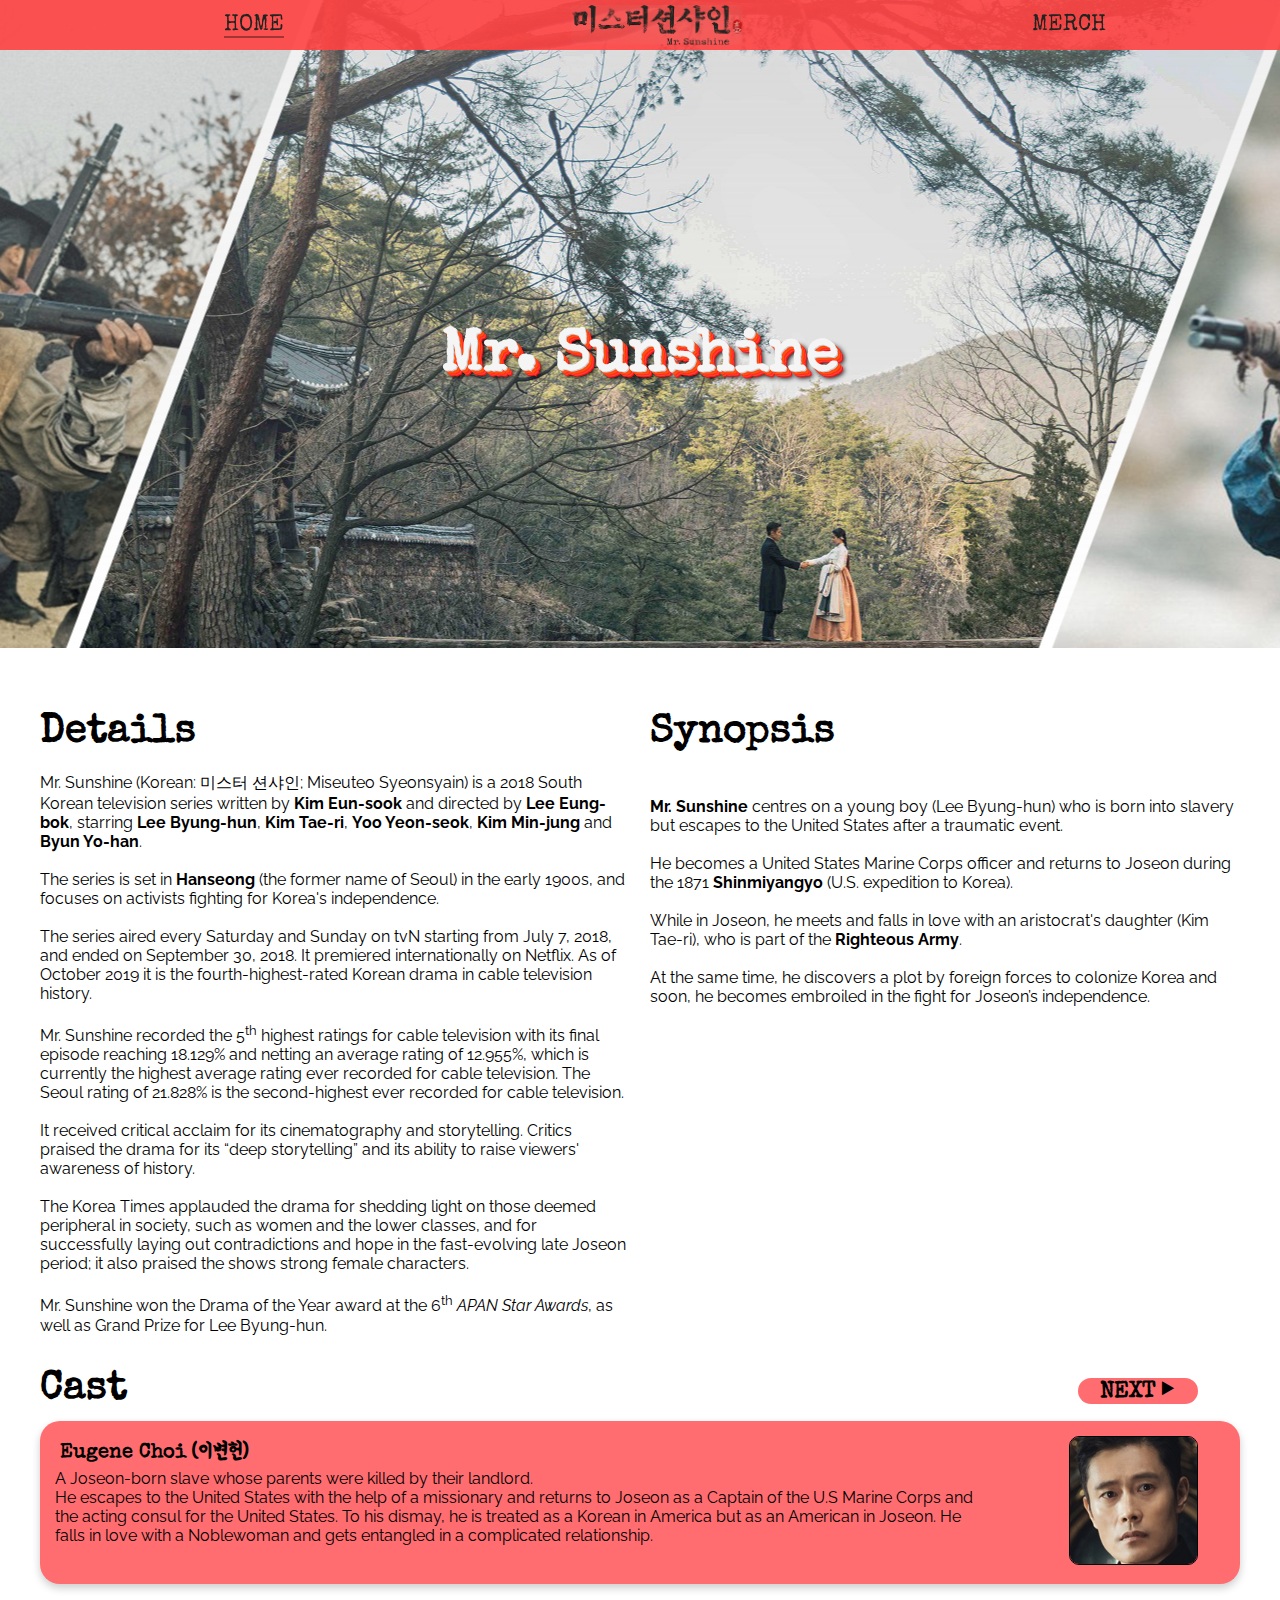
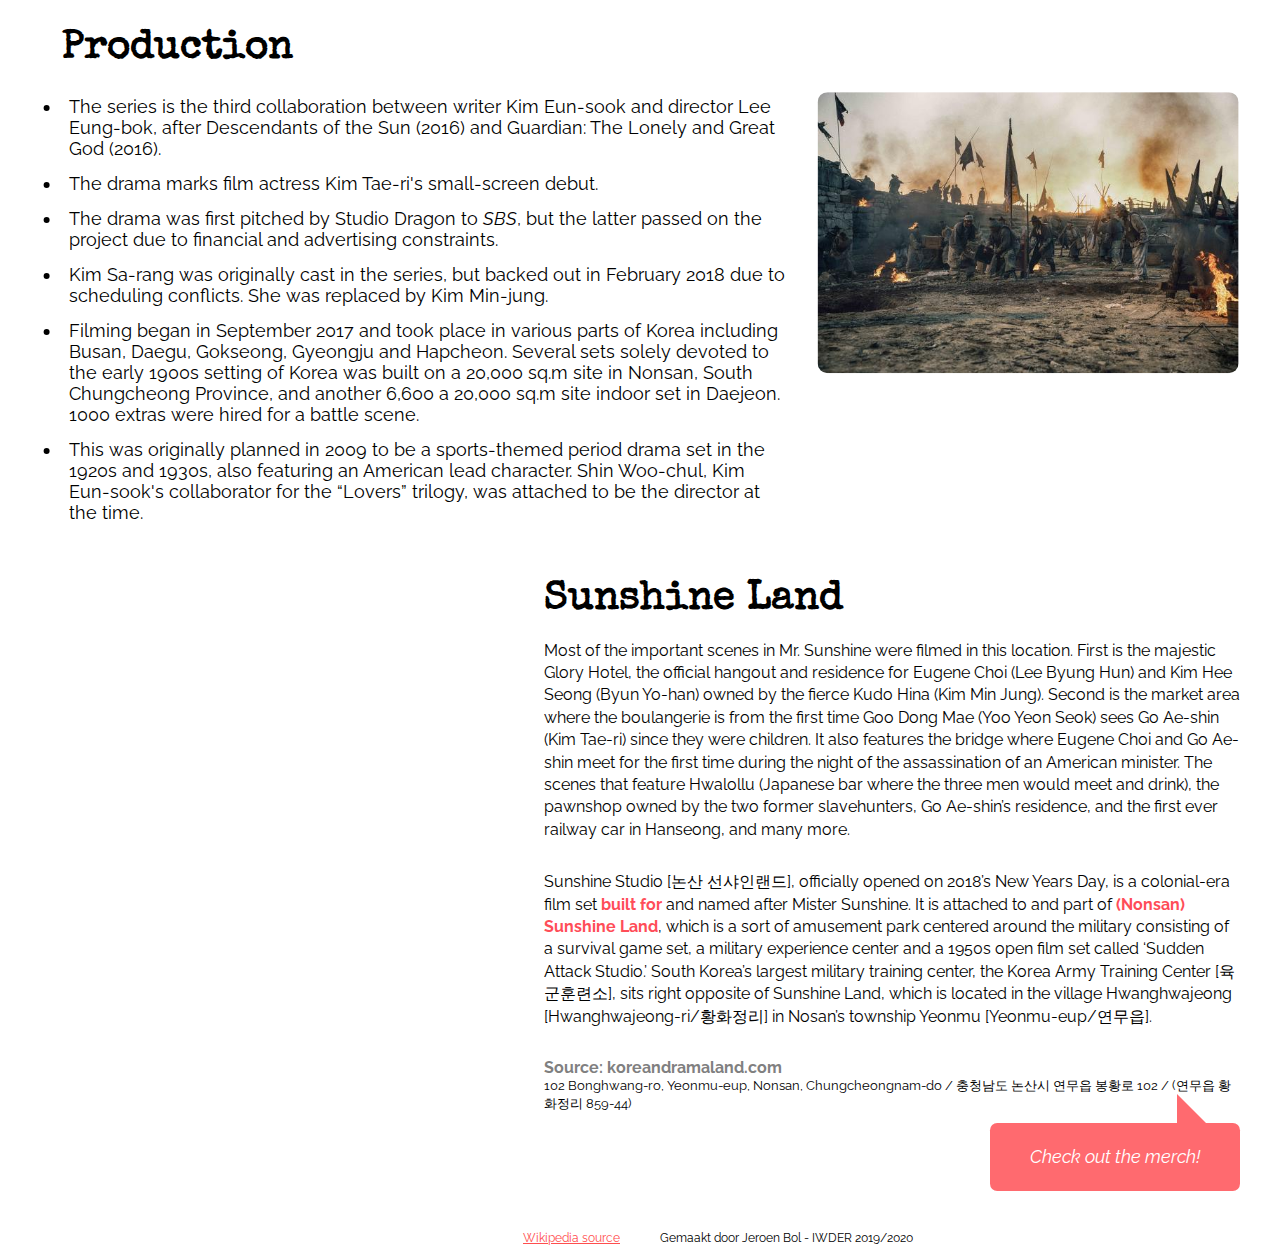
<file: index.html>
<!DOCTYPE html>
<html lang="en" dir="ltr">
  <head>
    <meta charset="utf-8">
    <meta name="viewport" content="width=device-width, initial-scale=1.0">
    <meta http-equiv="X-UA-Compatible" content="ie=edge">
    <link href="https://fonts.googleapis.com/css?family=Raleway&display=swap" rel="stylesheet">
    <link href="https://fonts.googleapis.com/css?family=Special+Elite&display=swap" rel="stylesheet">
    <link href="https://fonts.googleapis.com/css?family=Yeon+Sung&display=swap" rel="stylesheet">
    <link rel="stylesheet" href="css/master.css">
    <script src="js/main.js"></script>
    <title>Mr. Sunshine - Home</title>
  </head>
  <body id="js--body">
    <header id="homeheader">
      <div class="navbar">
        <a href="index.html">
          <img class="logo" src="img/logo-mrsunshine.png" alt="logo">
        </a>
        <input type="checkbox" id="nav-toggle" class="nav-toggle">
        <nav>
          <ul class="nav-leftarea">
              <li><a href="index.html" class="active">Home</a></li>
          </ul>
          <ul class="nav-rightarea">
            <li><a href="merch.html">Merch</a></li>
          </ul>
        </nav>
        <label for="nav-toggle" class="nav-toggle-label">
          <img class="articleIcon" src="img/dropdownicon.png" alt="Article icon">
        </label>
      </div>

      <h1 id="js--title" class="indextitle"><a href="https://www.netflix.com/title/80991107" target="_blank">Mr. Sunshine</a></h1>
      <div class="overlay"></div>
    </header>


    <main id="homemain">
      <img id="verticaleugene" src="img/verticaleugene.jpg" alt="Eugene Choi">

      <section class="synopsis">
        <h2>Synopsis</h2>
        <p><strong>Mr. Sunshine</strong> centres on a young boy (Lee Byung-hun) who is born into slavery but escapes to the United States after a traumatic event.<br><br> He becomes a United States Marine Corps officer and returns to Joseon during the 1871 <strong>Shinmiyangyo</strong> (U.S. expedition to Korea). <br><br> While in Joseon, he meets and falls in love with an aristocrat's daughter (Kim Tae-ri), who is part of the <strong>Righteous Army</strong>. <br><br>
        At the same time, he discovers a plot by foreign forces to colonize Korea and soon, he becomes embroiled in the fight for Joseon’s independence.</p>
        <figure id="trailer">
          <iframe id="traileriframe" src="https://www.youtube.com/embed/rPJSo4fhtRU"
          allow="accelerometer; autoplay; encrypted-media; gyroscope; picture-in-picture" allowfullscreen></iframe>
        </figure>
      </section>

      <section class="details">
        <h2>Details</h2>
        <p>Mr. Sunshine (Korean: 미스터 션샤인; Miseuteo Syeonsyain) is a 2018 South Korean television series written by <strong>Kim Eun-sook</strong> and directed by <strong>Lee Eung-bok</strong>, starring <strong>Lee Byung-hun</strong>, <strong>Kim Tae-ri</strong>, <strong>Yoo Yeon-seok</strong>, <strong>Kim Min-jung</strong> and <strong>Byun Yo-han</strong>.<br><br>The series is set in <strong>Hanseong</strong> (the former name of Seoul) in the early 1900s, and focuses on activists fighting for Korea's independence. <br><br> The series aired every Saturday and Sunday on tvN starting from <time datetime="2018-07-07">July 7, 2018</time>, and ended on <time datetime="2018-07-07">September 30, 2018</time>. It premiered internationally on Netflix. As of <time datetime="2018-10">October 2019</time> it is the fourth-highest-rated Korean drama in cable television history.<br><br>
        Mr. Sunshine recorded the 5<sup>th</sup> highest ratings for cable television with its final episode reaching 18.129% and netting an average rating of 12.955%, which is currently the highest average rating ever recorded for cable television. The Seoul rating of 21.828% is the second-highest ever recorded for cable television.<br><br> It received critical acclaim for its cinematography and storytelling. Critics praised the drama for its <q>deep storytelling</q> and its ability to raise viewers' awareness of history. <br><br> The Korea Times applauded the drama for shedding light on those deemed peripheral in society, such as women and the lower classes, and for successfully laying out contradictions and hope in the fast-evolving late Joseon period; it also praised the shows strong female characters. <br><br> Mr. Sunshine won the Drama of the Year award at the 6<sup>th</sup> <abbr title="APAN: Asia Pacific Actors Network">APAN Star Awards</abbr>, as well as Grand Prize for Lee Byung-hun.
      </section>

      <section class="cast">
        <h2>Cast</h2>
        <button id="castButton" onclick="nextCast()">NEXT<span class="arrow">&#11208;</span></button>
        <ul class="castList" onclick="nextCast()">
          <li class="castmember active">
            <section class="castdescription">
              <h4><strong>Eugene Choi</strong> <span lang=kr>(이변헌)</span></h4>
              <p>A Joseon-born slave whose parents were killed by their landlord. <br> He escapes to the United States with the help of a missionary and returns to Joseon as a Captain of the U.S Marine Corps and the acting consul for the United States. To his dismay, he is treated as a Korean in America but as an American in Joseon. He falls in love with a Noblewoman and gets entangled in a complicated relationship.</p>
            </section>
            <figure class="castpicture">
              <img src="img/eugeneimg.jpg" alt="Eugene Choi">
            </figure>
          </li>
          <li class="castmember">
            <section class="castdescription">
              <h4><strong>Go Ae-Shin</strong> <span lang=kr>(김태리)</span></h4>
              <p>Eugene’s immediate love interest who was born into Joseon’s elite and disguises herself as a man to be a vigilante sniper for the Korean resistance. Ae-shin becomes still more interesting when she finds herself trapped between wanting to protect her homeland and feeling ashamed of it—Eugene says to her when he finally reveals his origins, <q>This Joseon you are trying to protect. Who is it for?</q> What does it mean to fight to free your country when not all citizens of your country are free? </p>
            </section>
            <figure class="castpicture">
              <img src="img/aeshinimg.jpg" alt="Go Ae-Shin">
            </figure>
          </li>
          <li class="castmember">
            <section class="castdescription">
              <h4><strong>Gu Dong-Mae</strong> <span lang=kr>(유연석)</span></h4>
              <p>A son of a butcher who flees to Japan upon his parent's death and becomes a fearless samurai and member of the Musin society, which is part of a Yakuza group. As a teen, he was helped by young Go Ae-shin and for that, he is grateful and has deep affection for her.</p>
            </section>
            <figure class="castpicture">
              <img src="img/dongmaeimg.jpg" alt="Eugene Choi">
            </figure>
          </li>
          <li class="castmember">
            <section class="castdescription">
              <h4><strong>Kudo Hina</strong><span lang=kr>(김민정)</span></h4>
              <p>An influential widow who runs a hotel in Joseon. She was married off to an old, rich Japanese man for money by her father. Upon her husband's mysterious death, she inherited the <q>Glory Hotel</q> and successfully operates it on her own. She is the daughter of Lee Wan-ik.</p>
            </section>
            <figure class="castpicture">
              <img src="img/hinaimg.jpg" alt="Eugene Choi">
            </figure>
          </li>
          <li class="castmember">
            <section class="castdescription">
              <h4><strong>Kim Hee-Sung</strong><span lang=kr>(병요)</span></h4>
              <p>A Joseon nobleman who is considered to be the richest after the Emperor in terms of land ownership. He is emotionally tormented by his grandfather's actions and lives over a decade in Japan to avoid marrying the woman his grandfather chose for him. Once Hee-sung returns to Joseon, however, he discovers that his fiancé is Go Ae-shin and falls for her, only to realize that there is no place left for him in her heart.</p>
            </section>
            <figure class="castpicture">
              <img src="img/heesungimg.jpg" alt="Eugene Choi">
            </figure>
          </li>
        </ul>
      </section>

      <section class="production">
        <h2>Production</h2>
        <ul class="productionList">
          <li>The series is the third collaboration between writer Kim Eun-sook and director Lee Eung-bok, after Descendants of the Sun (2016) and Guardian: The Lonely and Great God (2016).</li>
          <li>The drama marks film actress Kim Tae-ri's small-screen debut.</li>
          <li>The drama was first pitched by Studio Dragon to <abbr title="Seoul Broadcasting System">SBS</abbr>, but the latter passed on the project due to financial and advertising constraints.</li>
          <li>Kim Sa-rang was originally cast in the series, but backed out in February 2018 due to scheduling conflicts. She was replaced by Kim Min-jung.</li>
          <li>Filming began in September 2017 and took place in various parts of Korea including Busan, Daegu, Gokseong, Gyeongju and Hapcheon. Several sets solely devoted to the early 1900s setting of Korea was built on a 20,000 sq.m site in Nonsan, South Chungcheong Province, and another 6,600 a 20,000 sq.m site indoor set in Daejeon. 1000 extras were hired for a battle scene.</li>
          <li>This was originally planned in 2009 to be a sports-themed period drama set in the 1920s and 1930s, also featuring an American lead character. Shin Woo-chul, Kim Eun-sook's collaborator for the <q>Lovers</q> trilogy, was attached to be the director at the time.</li>
        </ul>
        <figure class="productionImg">
          <img src="img/battle.jpg" alt="Mr. Sunshine battle scene">
        </figure>
      </section>

      <section class="sunshineland">
        <figure class="sunshinelandMap">
          <iframe src="https://www.google.com/maps/embed?pb=!4v1584826398846!6m8!1m7!1sCAoSLEFGMVFpcE9uWVhjcFVkZmF1UFk4QUNVd2dSN1BlR3Bub1BXdV9uOTV6NHBq!2m2!1d36.1027716!2d127.1053649!3f326.07428513710005!4f12.955799692109196!5f0.7820865974627469"
          width="600" height="450" allowfullscreen="" aria-hidden="false" tabindex="0"></iframe>
        </figure>
        <section class="sunshinelandText">
          <h2>Sunshine Land</h2>
          <p>Most of the important scenes in Mr. Sunshine were filmed in this location. First is the majestic Glory Hotel, the official hangout and residence for Eugene Choi (Lee Byung Hun) and Kim Hee Seong (Byun Yo-han) owned by the fierce Kudo Hina (Kim Min Jung). Second is the market area where the boulangerie is from the first time Goo Dong Mae (Yoo Yeon Seok) sees Go Ae-shin (Kim Tae-ri) since they were children. It also features the bridge where Eugene Choi and Go Ae-shin meet for the first time during the night of the assassination of an American minister. The scenes that feature Hwalollu (Japanese bar where the three men would meet and drink), the pawnshop owned by the two former slavehunters, Go Ae-shin’s residence, and the first ever railway car in Hanseong, and many more.</p>
          <p>Sunshine Studio [논산 선샤인랜드], officially opened on 2018’s New Years Day, is a colonial-era film set <a href="https://www.koreaexpose.com/sunshine-land-war-game-north-korea/" target="_blank">built for</a> and named after Mister Sunshine. It is attached to and part of <a href="http://www.nonsan.go.kr/sunshine/" target="_blank">(Nonsan) Sunshine Land</a>, which is a sort of amusement park centered around the military consisting of a survival game set, a military experience center and a 1950s open film set called ‘Sudden Attack Studio.’ South Korea’s largest military training center, the Korea Army Training Center [육군훈련소], sits right opposite of Sunshine Land, which is located in the village Hwanghwajeong [Hwanghwajeong-ri/황화정리] in Nosan’s township Yeonmu [Yeonmu-eup/연무읍].</p>
          <a id="source" href="https://koreandramaland.com/listings/sunshine-studio/" target="_blank">Source: koreandramaland.com</a>
          <p id="address">102 Bonghwang-ro, Yeonmu-eup, Nonsan, Chungcheongnam-do / 충청남도 논산시 연무읍 봉황로 102 / (연무읍 황화정리 859-44)</p>
        </section>
      </section>

      <div class="tomerchbutton">
        <button id="tomerchbutton" type="button" name="button" onclick="toMerch()">Check out the merch!</button>
      </div>
    </main>

    <footer>
      <a id="wiki" href="https://en.wikipedia.org/wiki/Mr._Sunshine_(2018_TV_series)" target="_blank">Wikipedia source</a>
      <p id="author">Gemaakt door Jeroen Bol - IWDER 2019/2020</p>
    </footer>

  </body>
</html>
</file>
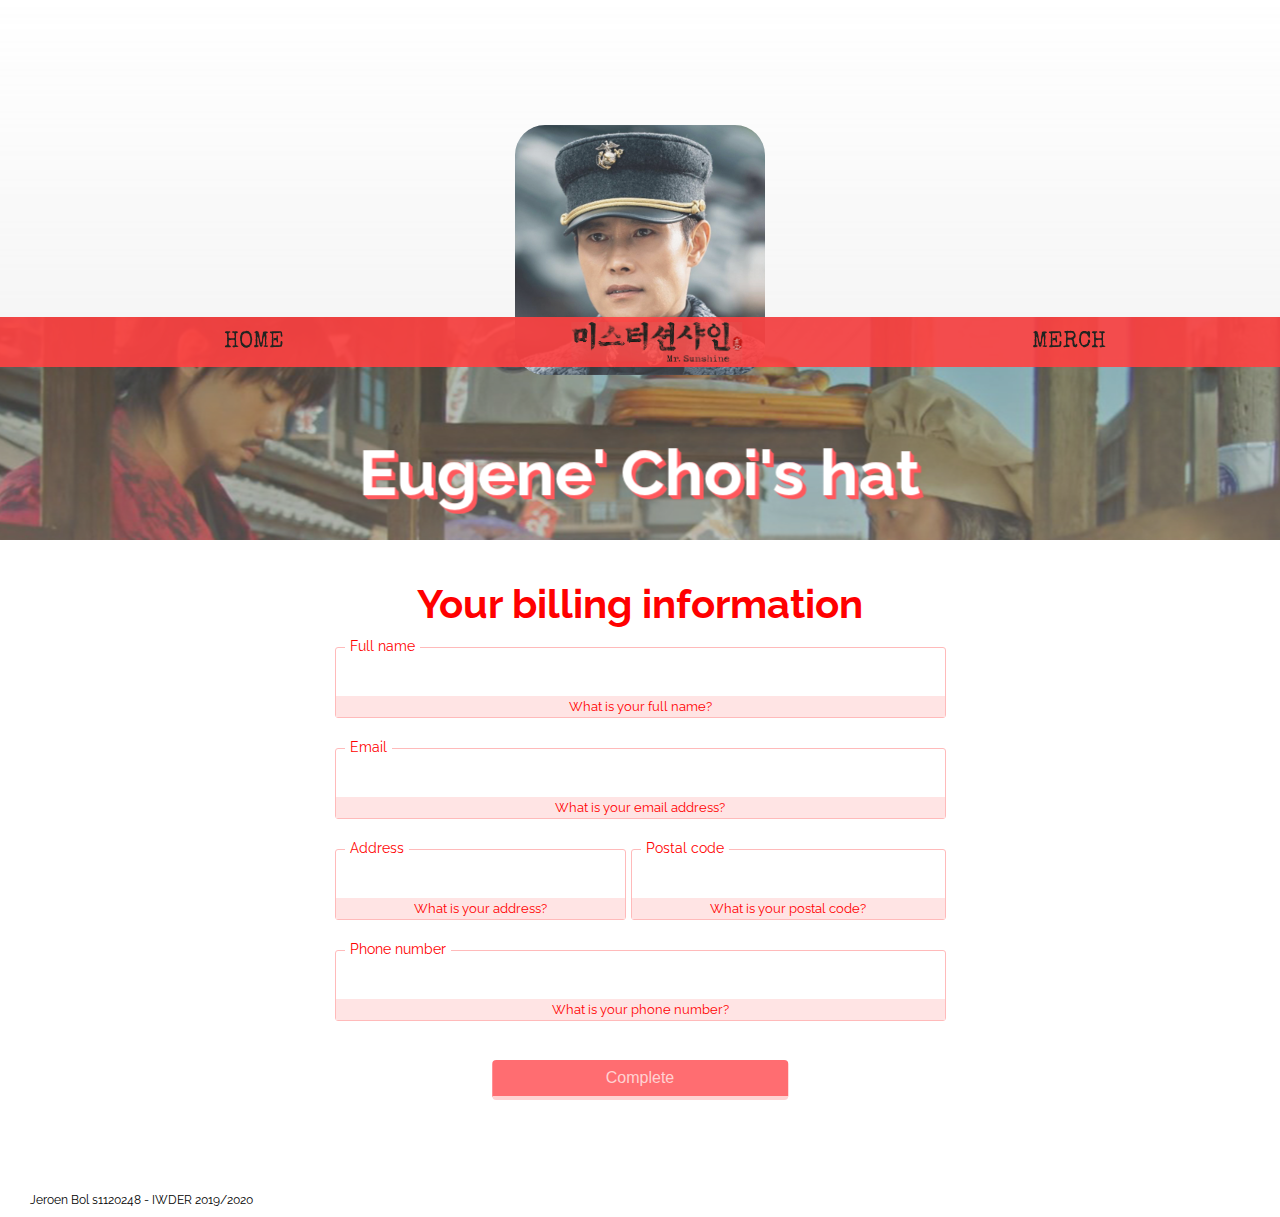
<file: orderproduct/eugenehat.html>
<!DOCTYPE html>
<html lang="en" dir="ltr">
  <head>
    <meta charset="utf-8">
    <meta name="viewport" content="width=device-width, initial-scale=1.0">
    <meta http-equiv="X-UA-Compatible" content="ie=edge">
    <link href="https://fonts.googleapis.com/css?family=Raleway&display=swap" rel="stylesheet">
    <link href="https://fonts.googleapis.com/css?family=Special+Elite&display=swap" rel="stylesheet">
    <link href="https://fonts.googleapis.com/css?family=Yeon+Sung&display=swap" rel="stylesheet">
    <link rel="stylesheet" href="../css/master.css">
    <script src="../js/orderform.js"></script>
    <title>Hat</title>
  </head>
  <body>
    <header id="orderheader">
      <div class="navbar">
        <a href="../index.html">
          <img class="logo" src="../img/logo-mrsunshine.png" alt="logo">
        </a>
        <input type="checkbox" id="nav-toggle" class="nav-toggle">
        <nav>
          <ul class="nav-leftarea">
              <li><a href="../index.html">Home</a></li>
          </ul>
          <ul class="nav-rightarea">
            <li><a href="../merch.html">Merch</a></li>
          </ul>
        </nav>
        <label for="nav-toggle" class="nav-toggle-label">
          <img class="articleIcon" src="../img/dropdownicon.png" alt="Article icon">
        </label>
      </div>
      <img id="js--order-img" src="#" alt="Product image">
      <h1 id="js--title" class="ordertitle">Hat</h1>
      <div class="orderoverlay"></div>
    </header>


    <main id="ordermain">
      <form class="orderform">
        <h1>Your billing information</h1>
        <ul>
          <li>
            <label for="nameinput">Full name</label>
            <input type="text" name="name" id="nameinput" maxlength="40" required>
            <p>What is your full name?</p>
          </li>
          <li>
            <label for="emailinput">Email</label>
            <input type="email" name="email" id="emailinput" maxlength="40" required>
            <p>What is your email address?</p>
          </li>
          <li id="address">
            <ul class="addresspostal">
              <li>
                <label for="addressinput">Address</label>
                <input type="text" name="address" id="addressinput" maxlength="40" required>
                <p>What is your address?</p>
              </li>
              <li>
                <label for="postalinput">Postal code</label>
                <input type="text" name="postal" id="postalinput" maxlength="10">
                <p>What is your postal code?</p>
              </li>
            </ul>
          </li>
          <li>
            <label for="phoneinput">Phone number</label>
            <input type="tel" name="phone" id="phoneinput" maxlength="40">
            <p>What is your phone number?</p>
          </li>
          <li id="submit">
            <input id="submitbutton" type="submit" value="Complete">
          </li>
        </ul>
      </form>

      <p id="js--orderUpdate"></p>

    </main>


    <footer>
      <p id="author">Jeroen Bol s1120248 - IWDER 2019/2020</p>
    </footer>
  </body>
</html>
</file>
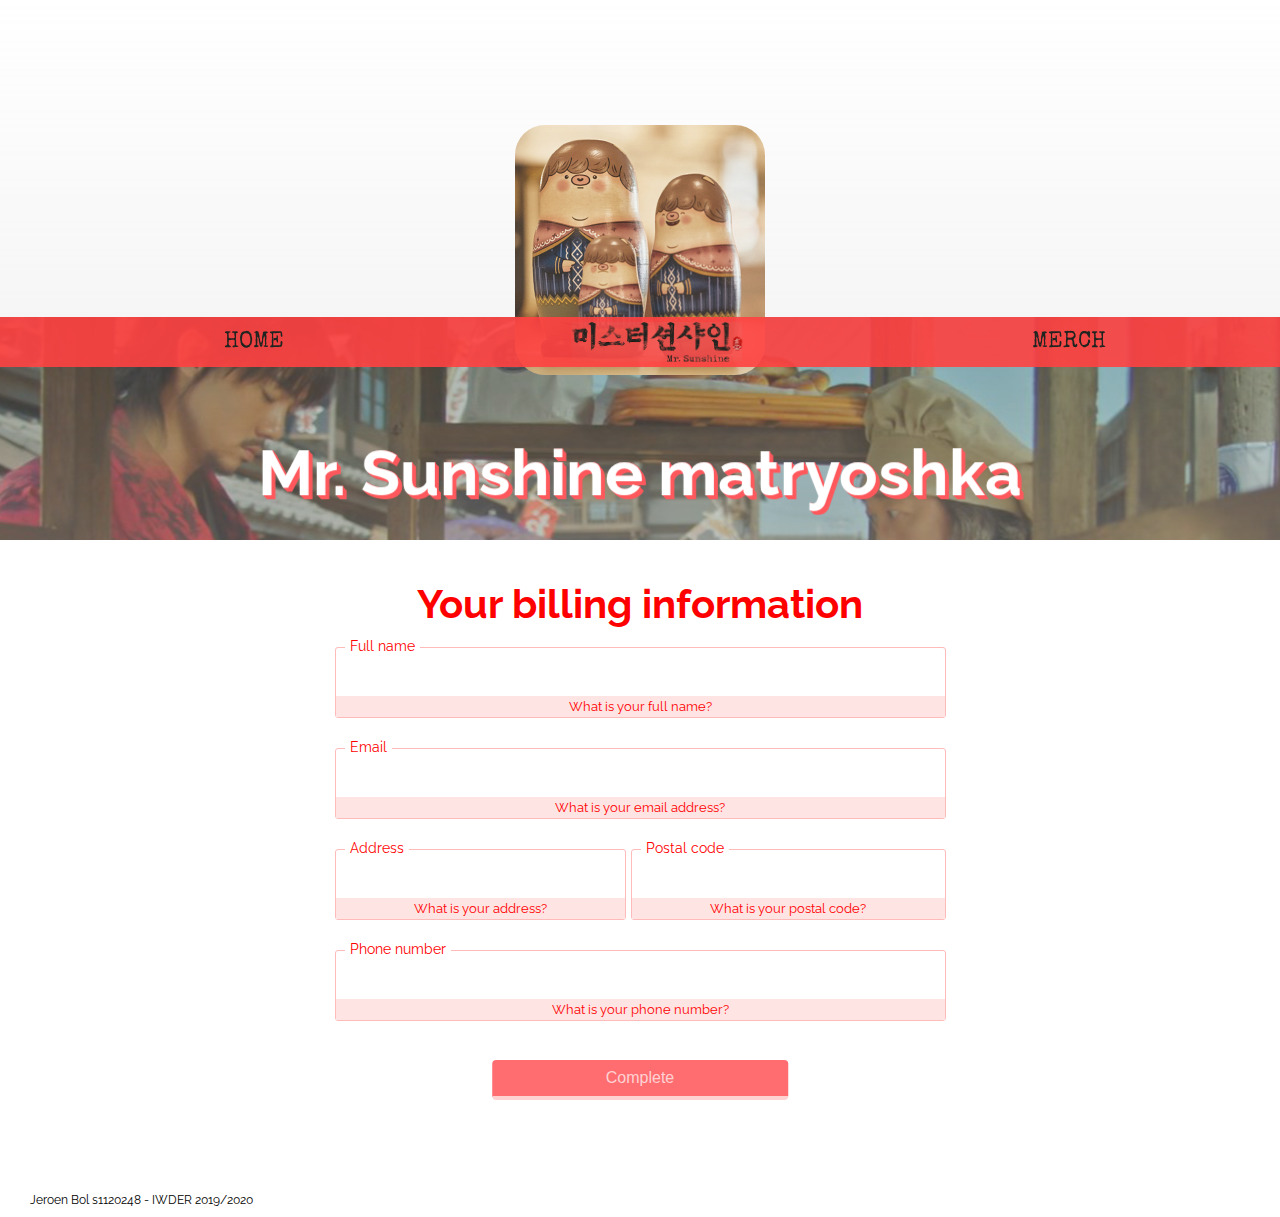
<file: orderproduct/matryoshka.html>
<!DOCTYPE html>
<html lang="en" dir="ltr">
  <head>
    <meta charset="utf-8">
    <meta name="viewport" content="width=device-width, initial-scale=1.0">
    <meta http-equiv="X-UA-Compatible" content="ie=edge">
    <link href="https://fonts.googleapis.com/css?family=Raleway&display=swap" rel="stylesheet">
    <link href="https://fonts.googleapis.com/css?family=Special+Elite&display=swap" rel="stylesheet">
    <link href="https://fonts.googleapis.com/css?family=Yeon+Sung&display=swap" rel="stylesheet">
    <link rel="stylesheet" href="/css/master.css">
    <script src="/js/orderform.js"></script>
    <title>Matryoshka</title>
  </head>
  <body>
    <header id="orderheader">
      <div class="navbar">
        <a href="/index.html">
          <img class="logo" src="/img/logo-mrsunshine.png" alt="logo">
        </a>
        <input type="checkbox" id="nav-toggle" class="nav-toggle">
        <nav>
          <ul class="nav-leftarea">
              <li><a href="/index.html">Home</a></li>
          </ul>
          <ul class="nav-rightarea">
            <li><a href="/merch.html">Merch</a></li>
          </ul>
        </nav>
        <label for="nav-toggle" class="nav-toggle-label">
          <img class="articleIcon" src="/img/dropdownicon.png" alt="Article icon">
        </label>
      </div>
      <img id="js--order-img" src="#" alt="Product image">
      <h1 id="js--title" class="ordertitle">Matryoshka</h1>
      <div class="orderoverlay"></div>
    </header>


    <main id="ordermain">
      <form class="orderform">
        <h1>Your billing information</h1>
        <ul>
          <li>
            <label for="nameinput">Full name</label>
            <input type="text" name="name" id="nameinput" maxlength="40" required>
            <p>What is your full name?</p>
          </li>
          <li>
            <label for="emailinput">Email</label>
            <input type="email" name="email" id="emailinput" maxlength="40" required>
            <p>What is your email address?</p>
          </li>
          <li id="address">
            <ul class="addresspostal">
              <li>
                <label for="addressinput">Address</label>
                <input type="text" name="address" id="addressinput" maxlength="40" required>
                <p>What is your address?</p>
              </li>
              <li>
                <label for="postalinput">Postal code</label>
                <input type="text" name="postal" id="postalinput" maxlength="10">
                <p>What is your postal code?</p>
              </li>
            </ul>
          </li>
          <li>
            <label for="phoneinput">Phone number</label>
            <input type="tel" name="phone" id="phoneinput" maxlength="40">
            <p>What is your phone number?</p>
          </li>
          <li id="submit">
            <input id="submitbutton" type="submit" value="Complete">
          </li>
        </ul>
      </form>

      <p id="js--orderUpdate"></p>

    </main>


    <footer>
      <p id="author">Jeroen Bol s1120248 - IWDER 2019/2020</p>
    </footer>
  </body>
</html>
</file>
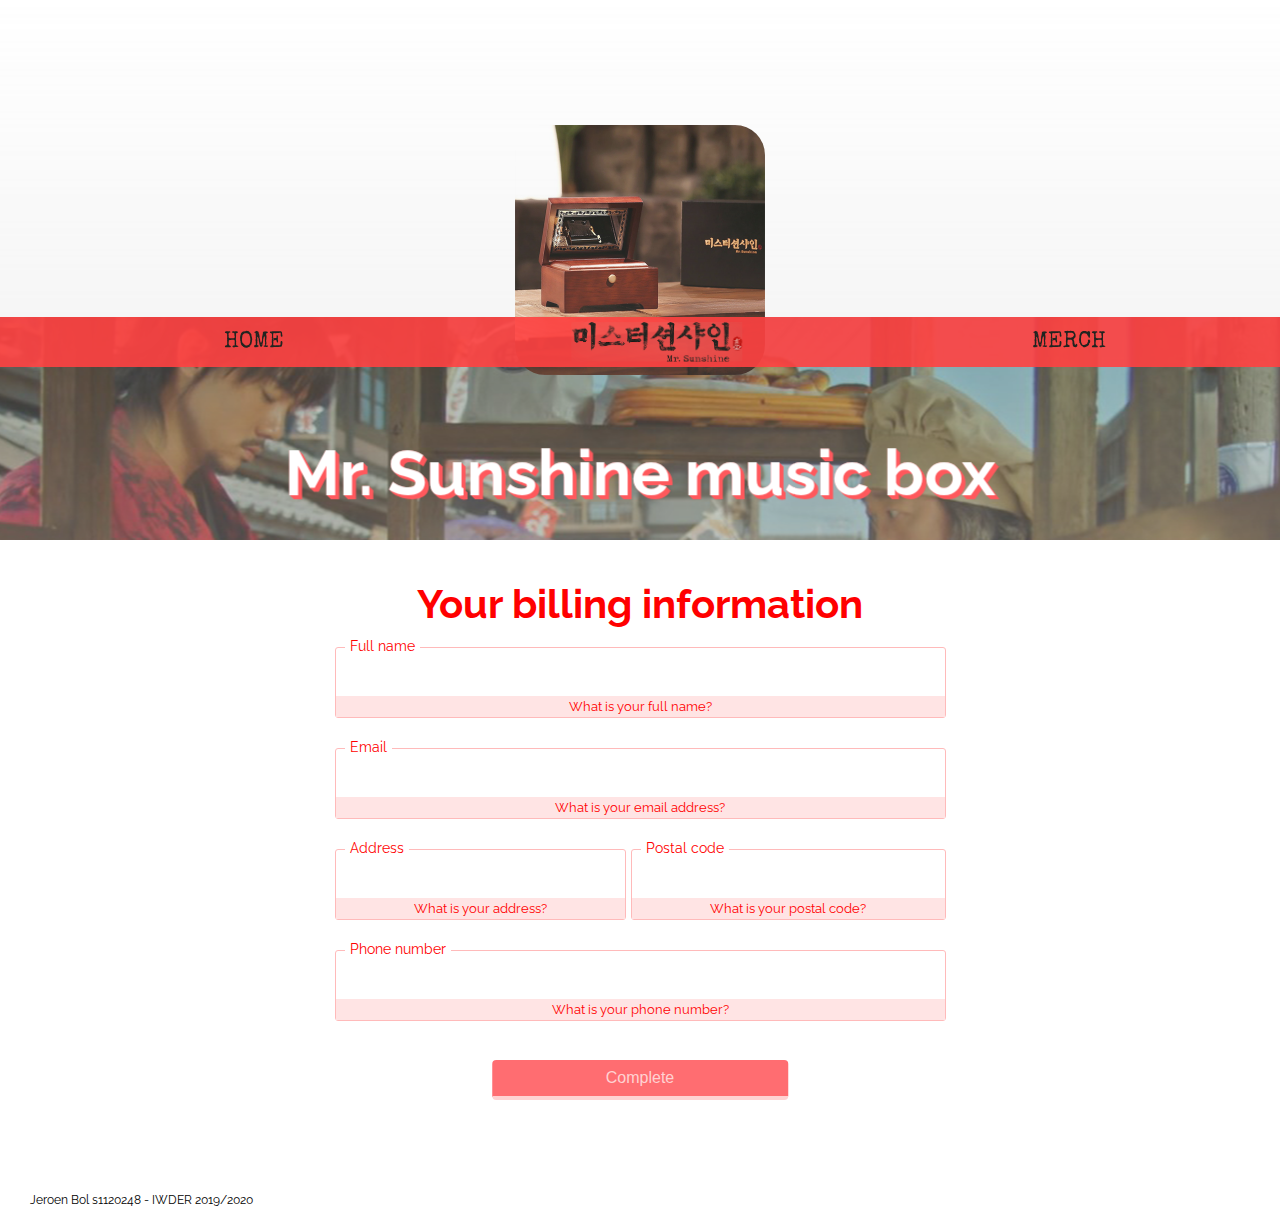
<file: orderproduct/musicbox.html>
<!DOCTYPE html>
<html lang="en" dir="ltr">
  <head>
    <meta charset="utf-8">
    <meta name="viewport" content="width=device-width, initial-scale=1.0">
    <meta http-equiv="X-UA-Compatible" content="ie=edge">
    <link href="https://fonts.googleapis.com/css?family=Raleway&display=swap" rel="stylesheet">
    <link href="https://fonts.googleapis.com/css?family=Special+Elite&display=swap" rel="stylesheet">
    <link href="https://fonts.googleapis.com/css?family=Yeon+Sung&display=swap" rel="stylesheet">
    <link rel="stylesheet" href="/css/master.css">
    <script src="/js/orderform.js"></script>
    <title>Music Box</title>
  </head>
  <body>
    <header id="orderheader">
      <div class="navbar">
        <a href="/index.html">
          <img class="logo" src="/img/logo-mrsunshine.png" alt="logo">
        </a>
        <input type="checkbox" id="nav-toggle" class="nav-toggle">
        <nav>
          <ul class="nav-leftarea">
              <li><a href="/index.html">Home</a></li>
          </ul>
          <ul class="nav-rightarea">
            <li><a href="/merch.html">Merch</a></li>
          </ul>
        </nav>
        <label for="nav-toggle" class="nav-toggle-label">
          <img class="articleIcon" src="/img/dropdownicon.png" alt="Article icon">
        </label>
      </div>
      <img id="js--order-img" src="#" alt="Product image">
      <h1 id="js--title" class="ordertitle">Music Box</h1>
      <div class="orderoverlay"></div>
    </header>


    <main id="ordermain">
      <form class="orderform">
        <h1>Your billing information</h1>
        <ul>
          <li>
            <label for="nameinput">Full name</label>
            <input type="text" name="name" id="nameinput" maxlength="40" required>
            <p>What is your full name?</p>
          </li>
          <li>
            <label for="emailinput">Email</label>
            <input type="email" name="email" id="emailinput" maxlength="40" required>
            <p>What is your email address?</p>
          </li>
          <li id="address">
            <ul class="addresspostal">
              <li>
                <label for="addressinput">Address</label>
                <input type="text" name="address" id="addressinput" maxlength="40" required>
                <p>What is your address?</p>
              </li>
              <li>
                <label for="postalinput">Postal code</label>
                <input type="text" name="postal" id="postalinput" maxlength="10">
                <p>What is your postal code?</p>
              </li>
            </ul>
          </li>
          <li>
            <label for="phoneinput">Phone number</label>
            <input type="tel" name="phone" id="phoneinput" maxlength="40">
            <p>What is your phone number?</p>
          </li>
          <li id="submit">
            <input id="submitbutton" type="submit" value="Complete">
          </li>
        </ul>
      </form>

      <p id="js--orderUpdate"></p>

    </main>


    <footer>
      <p id="author">Jeroen Bol s1120248 - IWDER 2019/2020</p>
    </footer>
  </body>
</html>
</file>
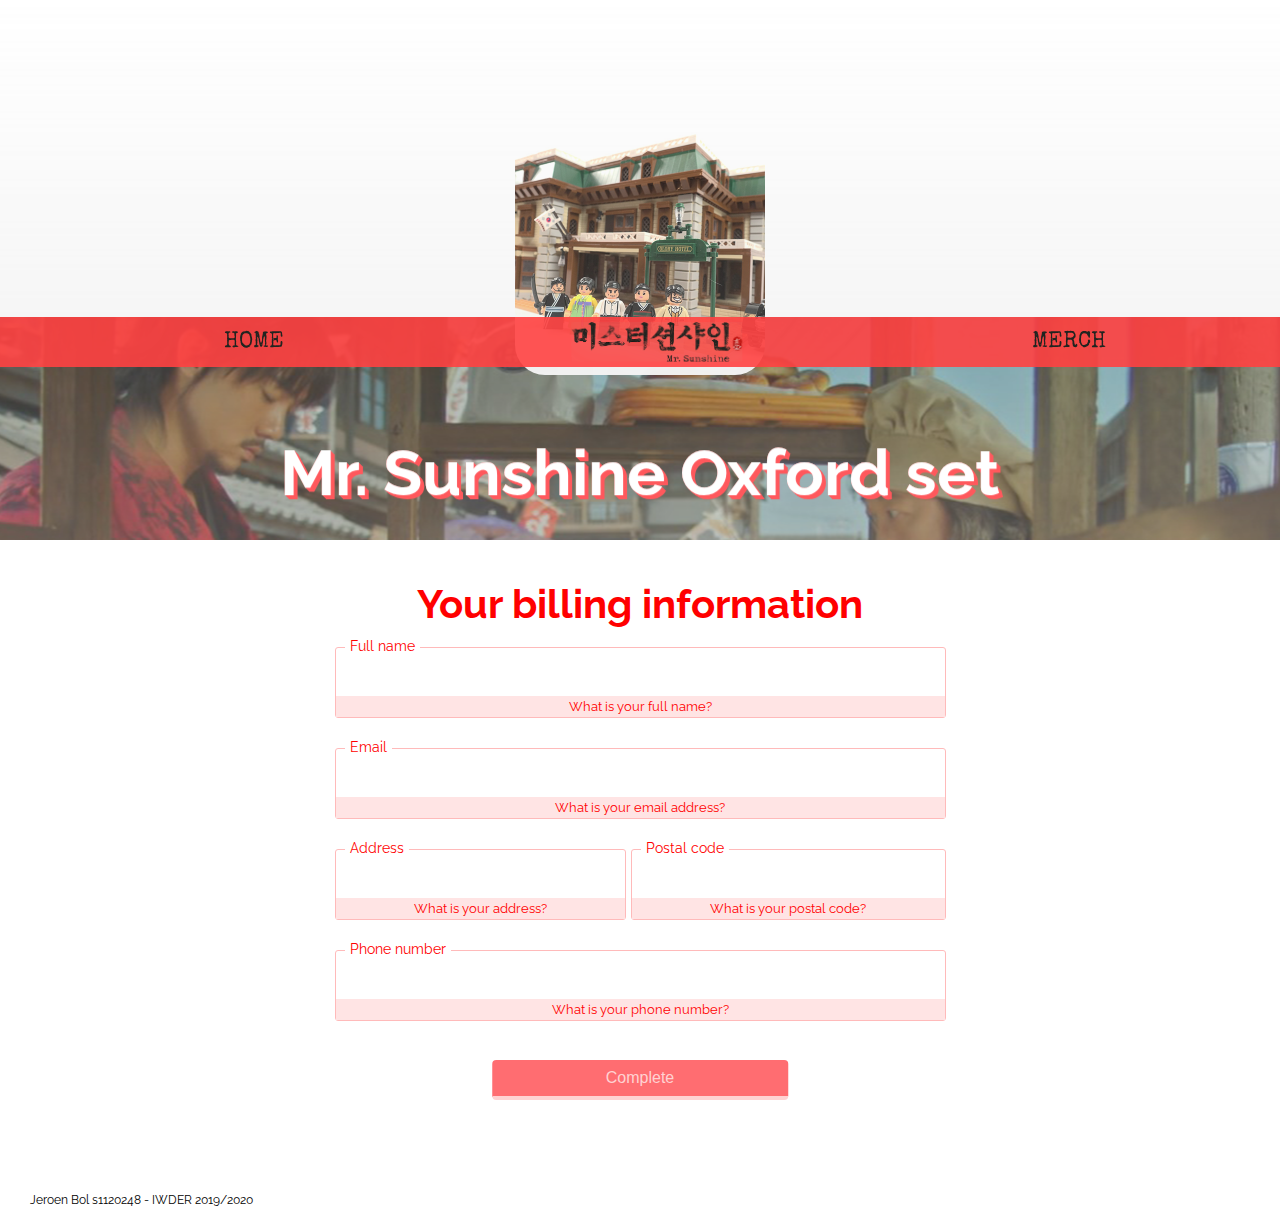
<file: orderproduct/oxfordset.html>
<!DOCTYPE html>
<html lang="en" dir="ltr">
  <head>
    <meta charset="utf-8">
    <meta name="viewport" content="width=device-width, initial-scale=1.0">
    <meta http-equiv="X-UA-Compatible" content="ie=edge">
    <link href="https://fonts.googleapis.com/css?family=Raleway&display=swap" rel="stylesheet">
    <link href="https://fonts.googleapis.com/css?family=Special+Elite&display=swap" rel="stylesheet">
    <link href="https://fonts.googleapis.com/css?family=Yeon+Sung&display=swap" rel="stylesheet">
    <link rel="stylesheet" href="/css/master.css">
    <script src="/js/orderform.js"></script>
    <title>Oxford set</title>
  </head>
  <body>
    <header id="orderheader">
      <div class="navbar">
        <a href="/index.html">
          <img class="logo" src="/img/logo-mrsunshine.png" alt="logo">
        </a>
        <input type="checkbox" id="nav-toggle" class="nav-toggle">
        <nav>
          <ul class="nav-leftarea">
              <li><a href="/index.html">Home</a></li>
          </ul>
          <ul class="nav-rightarea">
            <li><a href="/merch.html">Merch</a></li>
          </ul>
        </nav>
        <label for="nav-toggle" class="nav-toggle-label">
          <img class="articleIcon" src="/img/dropdownicon.png" alt="Article icon">
        </label>
      </div>
      <img id="js--order-img" src="#" alt="Product image">
      <h1 id="js--title" class="ordertitle">Oxford set</h1>
      <div class="orderoverlay"></div>
    </header>


    <main id="ordermain">
      <form class="orderform">
        <h1>Your billing information</h1>
        <ul>
          <li>
            <label for="nameinput">Full name</label>
            <input type="text" name="name" id="nameinput" maxlength="40" required>
            <p>What is your full name?</p>
          </li>
          <li>
            <label for="emailinput">Email</label>
            <input type="email" name="email" id="emailinput" maxlength="40" required>
            <p>What is your email address?</p>
          </li>
          <li id="address">
            <ul class="addresspostal">
              <li>
                <label for="addressinput">Address</label>
                <input type="text" name="address" id="addressinput" maxlength="40" required>
                <p>What is your address?</p>
              </li>
              <li>
                <label for="postalinput">Postal code</label>
                <input type="text" name="postal" id="postalinput" maxlength="10">
                <p>What is your postal code?</p>
              </li>
            </ul>
          </li>
          <li>
            <label for="phoneinput">Phone number</label>
            <input type="tel" name="phone" id="phoneinput" maxlength="40">
            <p>What is your phone number?</p>
          </li>
          <li id="submit">
            <input id="submitbutton" type="submit" value="Complete">
          </li>
        </ul>
      </form>

      <p id="js--orderUpdate"></p>

    </main>


    <footer>
      <p id="author">Jeroen Bol s1120248 - IWDER 2019/2020</p>
    </footer>
  </body>
</html>
</file>
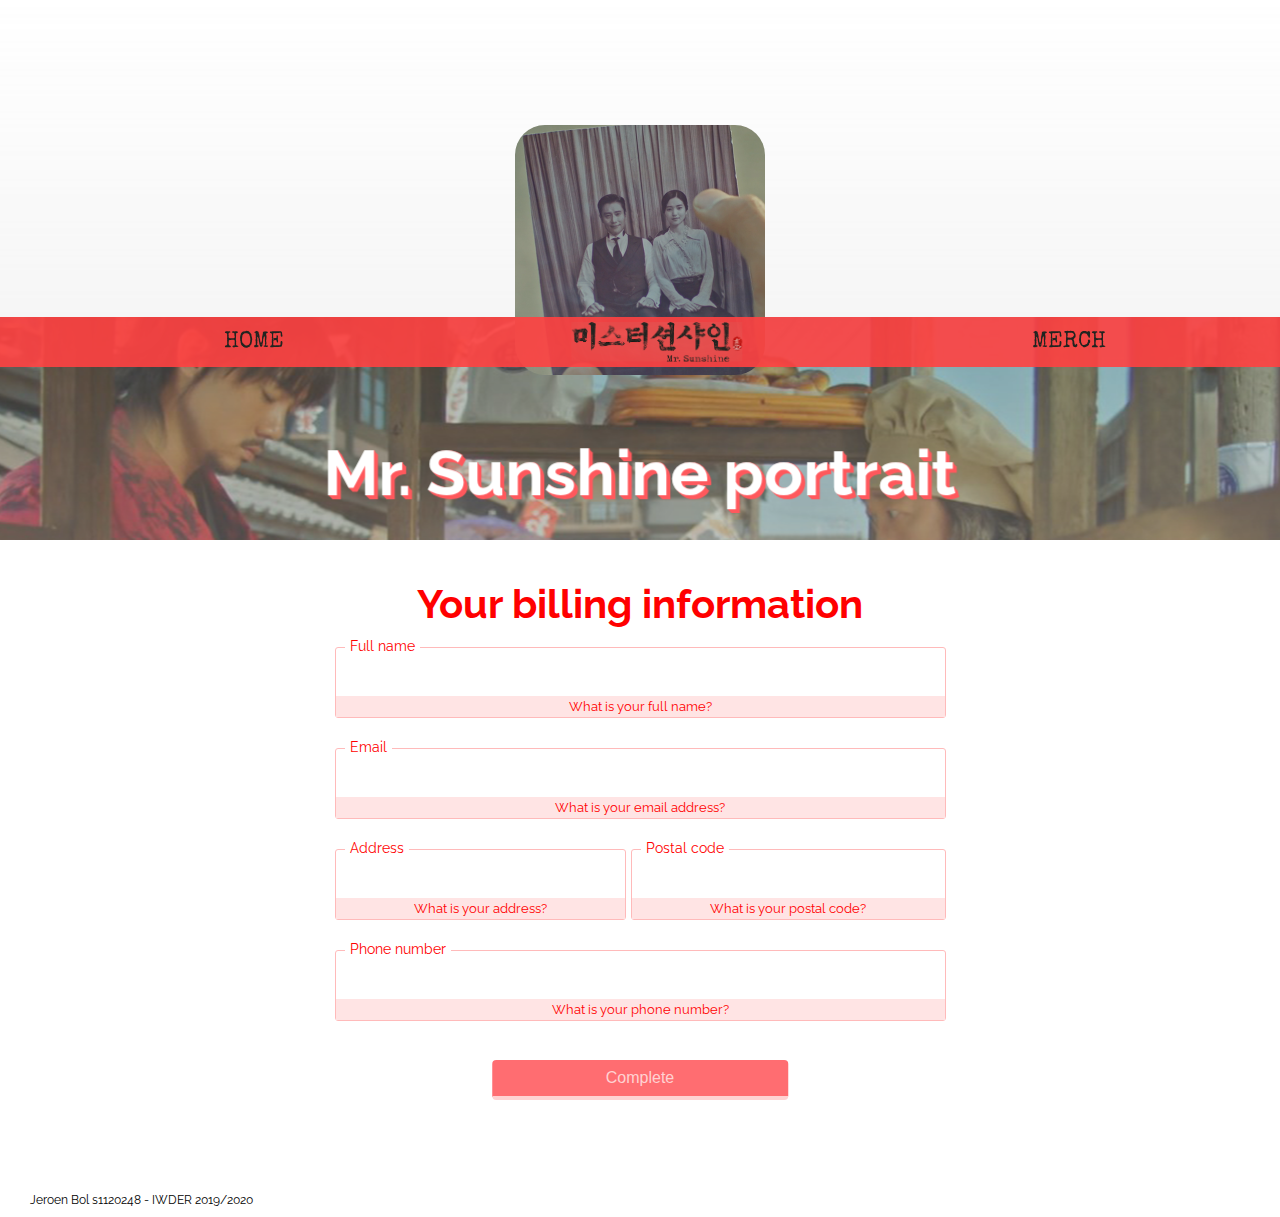
<file: orderproduct/portrait.html>
<!DOCTYPE html>
<html lang="en" dir="ltr">
  <head>
    <meta charset="utf-8">
    <meta name="viewport" content="width=device-width, initial-scale=1.0">
    <meta http-equiv="X-UA-Compatible" content="ie=edge">
    <link href="https://fonts.googleapis.com/css?family=Raleway&display=swap" rel="stylesheet">
    <link href="https://fonts.googleapis.com/css?family=Special+Elite&display=swap" rel="stylesheet">
    <link href="https://fonts.googleapis.com/css?family=Yeon+Sung&display=swap" rel="stylesheet">
    <link rel="stylesheet" href="/css/master.css">
    <script src="/js/orderform.js"></script>
    <title>Portrait</title>
  </head>
  <body>
    <header id="orderheader">
      <div class="navbar">
        <a href="/index.html">
          <img class="logo" src="/img/logo-mrsunshine.png" alt="logo">
        </a>
        <input type="checkbox" id="nav-toggle" class="nav-toggle">
        <nav>
          <ul class="nav-leftarea">
              <li><a href="/index.html">Home</a></li>
          </ul>
          <ul class="nav-rightarea">
            <li><a href="/merch.html">Merch</a></li>
          </ul>
        </nav>
        <label for="nav-toggle" class="nav-toggle-label">
          <img class="articleIcon" src="/img/dropdownicon.png" alt="Article icon">
        </label>
      </div>
      <img id="js--order-img" src="#" alt="Product image">
      <h1 id="js--title" class="ordertitle">Portrait</h1>
      <div class="orderoverlay"></div>
    </header>


    <main id="ordermain">
      <form class="orderform">
        <h1>Your billing information</h1>
        <ul>
          <li>
            <label for="nameinput">Full name</label>
            <input type="text" name="name" id="nameinput" maxlength="40" required>
            <p>What is your full name?</p>
          </li>
          <li>
            <label for="emailinput">Email</label>
            <input type="email" name="email" id="emailinput" maxlength="40" required>
            <p>What is your email address?</p>
          </li>
          <li id="address">
            <ul class="addresspostal">
              <li>
                <label for="addressinput">Address</label>
                <input type="text" name="address" id="addressinput" maxlength="40" required>
                <p>What is your address?</p>
              </li>
              <li>
                <label for="postalinput">Postal code</label>
                <input type="text" name="postal" id="postalinput" maxlength="10">
                <p>What is your postal code?</p>
              </li>
            </ul>
          </li>
          <li>
            <label for="phoneinput">Phone number</label>
            <input type="tel" name="phone" id="phoneinput" maxlength="40">
            <p>What is your phone number?</p>
          </li>
          <li id="submit">
            <input id="submitbutton" type="submit" value="Complete">
          </li>
        </ul>
      </form>

      <p id="js--orderUpdate"></p>

    </main>


    <footer>
      <p id="author">Jeroen Bol s1120248 - IWDER 2019/2020</p>
    </footer>
  </body>
</html>
</file>
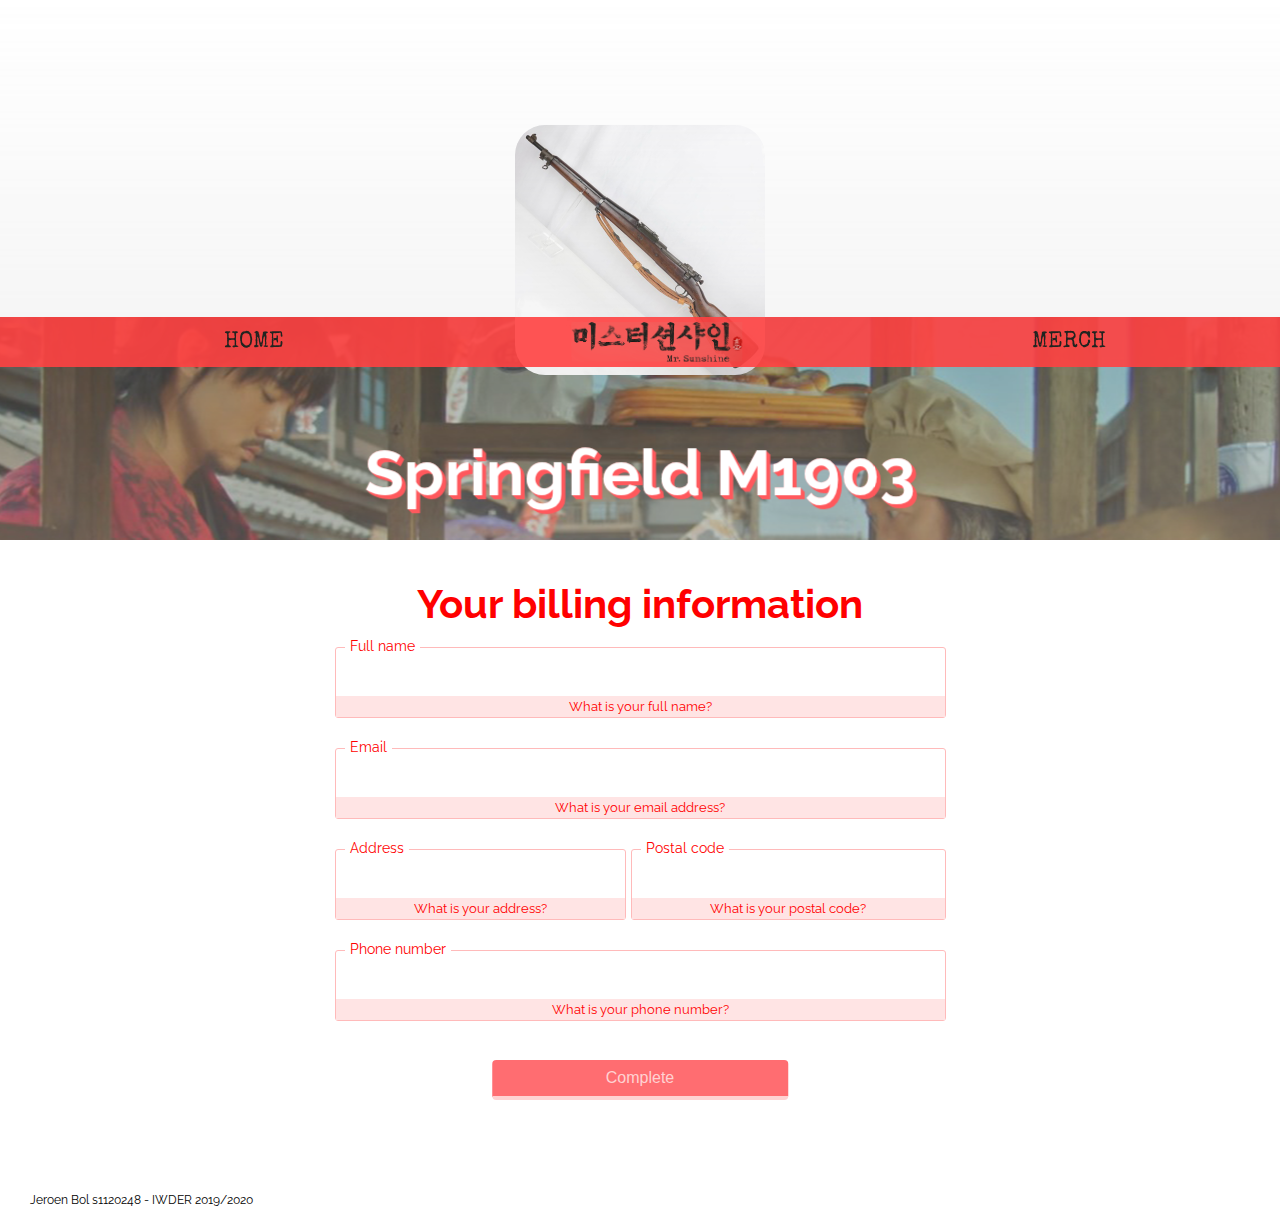
<file: orderproduct/springfield.html>
<!DOCTYPE html>
<html lang="en" dir="ltr">
  <head>
    <meta charset="utf-8">
    <meta name="viewport" content="width=device-width, initial-scale=1.0">
    <meta http-equiv="X-UA-Compatible" content="ie=edge">
    <link href="https://fonts.googleapis.com/css?family=Raleway&display=swap" rel="stylesheet">
    <link href="https://fonts.googleapis.com/css?family=Special+Elite&display=swap" rel="stylesheet">
    <link href="https://fonts.googleapis.com/css?family=Yeon+Sung&display=swap" rel="stylesheet">
    <link rel="stylesheet" href="/css/master.css">
    <script src="/js/orderform.js"></script>
    <title>Springfield</title>
  </head>
  <body>
    <header id="orderheader">
      <div class="navbar">
        <a href="/index.html">
          <img class="logo" src="/img/logo-mrsunshine.png" alt="logo">
        </a>
        <input type="checkbox" id="nav-toggle" class="nav-toggle">
        <nav>
          <ul class="nav-leftarea">
              <li><a href="/index.html">Home</a></li>
          </ul>
          <ul class="nav-rightarea">
            <li><a href="/merch.html">Merch</a></li>
          </ul>
        </nav>
        <label for="nav-toggle" class="nav-toggle-label">
          <img class="articleIcon" src="/img/dropdownicon.png" alt="Article icon">
        </label>
      </div>
      <img id="js--order-img" src="#" alt="Product image">
      <h1 id="js--title" class="ordertitle">Springfield</h1>
      <div class="orderoverlay"></div>
    </header>


    <main id="ordermain">
      <form class="orderform">
        <h1>Your billing information</h1>
        <ul>
          <li>
            <label for="nameinput">Full name</label>
            <input type="text" name="name" id="nameinput" maxlength="40" required>
            <p>What is your full name?</p>
          </li>
          <li>
            <label for="emailinput">Email</label>
            <input type="email" name="email" id="emailinput" maxlength="40" required>
            <p>What is your email address?</p>
          </li>
          <li id="address">
            <ul class="addresspostal">
              <li>
                <label for="addressinput">Address</label>
                <input type="text" name="address" id="addressinput" maxlength="40" required>
                <p>What is your address?</p>
              </li>
              <li>
                <label for="postalinput">Postal code</label>
                <input type="text" name="postal" id="postalinput" maxlength="10">
                <p>What is your postal code?</p>
              </li>
            </ul>
          </li>
          <li>
            <label for="phoneinput">Phone number</label>
            <input type="tel" name="phone" id="phoneinput" maxlength="40">
            <p>What is your phone number?</p>
          </li>
          <li id="submit">
            <input id="submitbutton" type="submit" value="Complete">
          </li>
        </ul>
      </form>

      <p id="js--orderUpdate"></p>

    </main>


    <footer>
      <p id="author">Jeroen Bol s1120248 - IWDER 2019/2020</p>
    </footer>
  </body>
</html>
</file>
<file: css/master.css>
*{
  margin:0;
  padding: 0;
  transition: filter 1s ease;
}

:lang(kr){
  font-family: "Yeon Sung", sans-serif;
  font-size: 110%;
}

/* BODY */
body{
  display: grid;
  grid-template-columns: repeat(4, minmax(0, 1fr));
  grid-template-areas:
  "header header header header"
  "main main main main"
  " footer footer footer footer";
  font-size: 16px;
  font-family: 'Raleway', sans-serif;
  font-weight: 400;
  box-sizing: border-box;
  transition: background-color 1s ease;
  overflow-x: hidden;
}

/* BODY SCROLLBAR */
body::-webkit-scrollbar{
  width: 13px;
  border-radius: 20px;
}

body::-webkit-scrollbar-thumb{
  border-radius: 20px;
  background-color: #FF4141;
  -webkit-box-shadow: inset 0 0 6px rgba(0,0,0,0.5);
}
/* EINDE SCROLLBAR */

/* HEADER */
body > header{
  font-family: 'Special Elite', sans-serif;
  grid-area: header;
  height: 72vh;
  position: relative;
  animation-name: overlayheight;
  animation-duration: 2s;
  animation-timing-function: ease;
  animation-delay: 1s;
  animation-fill-mode: backwards;
}

#homeheader{
  background: url(../img/overlay2.jpg) center center fixed;
}

#merchheader{
  background: url(../img/sunshine2.jpg) center center fixed;
}

/* NAVBAR MET TOGGLE (VOOR MOBIELE WEBPAGINA) */
.navbar{
  z-index: 9999;
  background: #FF4141E6;
  text-align: center;
  position: fixed;
  width: 100%;
}

.navbar img{
  -webkit-user-drag: none;
}

.logo{
  width: 30%;
  padding: 5px 0px 5px 0px;
}

nav{
  position: absolute;
  text-align: left;
  background: #FF4141E6;
  width: 100%;
  transition: transform 400ms ease-in-out;
  transform-origin: top;
  transform: scale(1, 0);
}

nav ul{
  list-style: none;
}

nav li{
  margin-bottom: 16px;
  margin-left: 16px;
}

nav a{
  color: #202420;
  font-size: 23px;
  text-decoration: none;
  text-transform: uppercase;
  opacity: 0;
  transition: opacity 150ms ease-in-out;
}

nav .active{
  border-bottom: 1px solid rgba(0,0,0,0.7);
}

nav a:hover{
  border-bottom: 0;
  color: #eec5be;
  font-weight: bolder;
}

.nav-toggle{
  display: none;
}

.nav-toggle:checked ~ nav{
  transform: scale(1, 1);
}

.nav-toggle:checked ~ nav a{
  opacity: 1;
  transition: opacity 250ms ease-in-out 250ms;
}

.nav-toggle-label img{
  margin-left: 16px;
  left: 0;
  width: 40px;
  position: absolute;
  top: 50%;
  transform: translateY(-50%);
}
/* EINDE NAVBAR */

/* OVERLAY + TITEL */
.overlay{
  height: 100%;
  width: 100%;
  background-color: #ccc;
  opacity: 0.3;
  -webkit-mask-image: -webkit-gradient(linear, center top, center bottom, from(rgba(0,0,0,1)), to(rgba(0,0,0,0)));
}

header > h1{
    z-index: 1;
    font-size: 4em;
    text-align: center;
    position: absolute;
    top: 50%;
    left: 50%;
    transform: translateX(-50%);
    transition: 0.5s all ease-in-out;
    animation-name: fadeInBottom;
    animation-duration: 2s;
    animation-timing-function: ease;
    will-change: transform;
    white-space: nowrap;
}

.indextitle > a{
  transition: 0.5s all ease-in-out;
  font-size: 60px;
  text-decoration: none;
  color: #F5F5F5;
  text-shadow: 1px 1px 0 #CBCBCB,
               2px 2px 0 #FF4711,
               3px 3px 0 #FF5611,
               4px 4px 0 #FF2E11,
               5px 5px 0 #FF4141,
               6px 6px 0 #FF1111,
               7px 7px 5px black;
}

.indextitle > a:hover{
  font-size: 63px;
  color: black;
  text-shadow:  1px 1px 0 white,
                2px 2px 0 white,
                3px 3px 0 white,
                4px 4px 0 white,
                5px 5px 0 white;
}

.merchtitle{
  top: 43%;
  color: black;
  text-shadow:  1px 1px 0 white,
                2px 2px 0 white,
                3px 3px 0 white,
                4px 4px 0 white,
                5px 5px 0 white;
}

.merchtitle:hover{
  font-size: 4.1em;
  color: #F5F5F5;
  text-shadow: 1px 1px 0 #CBCBCB,
               2px 2px 0 #FF4711,
               3px 3px 0 #FF5611,
               4px 4px 0 #FF2E11,
               5px 5px 0 #FF4141,
               6px 6px 0 #FF1111,
               7px 7px 15px black;
}
/* EINDE OVERLAY + TITEL */
/* EINDE HEADER */


/* MAIN*/
main{
  margin-left: auto;
  margin-right: auto;
  grid-area: main;
  display: grid;
  box-sizing: border-box;
  grid-row-gap: 10px;
  padding: 40px;
}

#homemain{
  width: 85%;
  grid-template-columns: repeat(4, minmax(0, 1fr));
  grid-template-areas:
  "verticaleugene synopsis synopsis synopsis"
  "verticaleugene details details details"
  "verticaleugene cast cast cast"
  "production production production production"
  "sunshineland sunshineland sunshineland sunshineland"
  "merchbutton merchbutton merchbutton merchbutton";
  padding-bottom: 30px;
}

button{
  font-family: 'Raleway', sans-serif;
}

abbr{
  text-decoration: none;
  font-style: italic;
}

#verticaleugene{
  grid-area: verticaleugene;
  position: absolute;
  transform: translate(-40%, -3.75%);
  border-bottom-right-radius: 100px;
}

h2{
  font-family: 'Special Elite', sans-serif;
  font-size: 40px;
  margin-bottom: 20px;
  margin-top: 25px;
}

.synopsis{
  grid-area: synopsis;
  display: grid;
  grid-template-areas: "synopsistitle trailer"
                       "synopsistext trailer"
}

.synopsis p{
  grid-area: synopsistext;
}
.synopsis h2{
  grid-area: synopsistitle;
}

iframe{
  border: 0;
}

#trailer{
  transform: translate(10%, 18%);
  /* position: relative; */
  height: 330px;
  width: 600px;
  grid-area: trailer;
}

#trailer > iframe{
  height: 330px;
  width: 600px;
  border-radius: 15px;
}

.details{
  grid-area: details;
}

.production{
  grid-area: production;
}

/* CAST MEMBER */
.cast{
  grid-area: cast;
}

.cast > h2{
  margin-bottom: -15px;
}

.castmember{
  padding: 15px;
  padding-right: 30px;
  background-color: #FF6D71;
  border-radius: 20px;
  box-shadow: 0 4px 8px 0 rgba(0,0,0,0.2);
  margin-bottom: 10px;
  position: relative;

  grid-template-columns: 80% 10%;
  grid-template-areas: "description picture";
  grid-column-gap: 90px;
  display: none;

  animation-name: slideIn;
  animation-duration: 0.4s;
  animation-timing-function: ease;

  cursor: pointer;
  transition: transform 0.2s ease-in-out;
}

.castmember:hover{
  transform: scale(1.01);
}

.castList .active{
  display: grid;
}

.castdescription{
  grid-area: description;
}

.castdescription > h4{
  margin-bottom: 5px;
  margin-left: 5px;
  font-size: 20px;
  font-family: "Special Elite", sans-serif;
}

.castpicture > img{
  border-radius: 10px;
  border: 1px ridge black;
  grid-area: picture;
  width: 110%;
  -webkit-user-drag: none;
}

.cast > button{
  border: none;
  border-radius: 20px;
  background-color: #FF6D71;
  position: relative;
  width: 10%;
  transition: 0.2s margin ease-in-out;

  right: -86.5%;
  transform: translateX(50%);
  top: -30px;
  transform: translateY(50%);

  font-family: "Special Elite", sans-serif;
  font-weight: bold;
  font-size: 23px;
}

.cast > button:hover{
  color: white;
  cursor: pointer;
}

.cast > button > .arrow{
  transition: 0.2s margin ease-in-out;
  margin-left: 2px;
}
.cast > button:hover .arrow{
  color: black;
  margin-left: 10px;
}

.cast > button:focus{
  box-shadow: 0 0 3pt 1pt black;
  outline: none;
  border-radius: 20px;
}
/* EINDE CAST MEMBER */

/* PRODUCTION */
.production{
  grid-area: production;
  display: grid;
  grid-template-columns: 68% 2% 30%;
  grid-template-areas: "productiontitle productiontitle productiontitle"
                       "productiontext .. productionimg";
  grid-column-gap: 0px;
}

.production > h2{
  grid-area: productiontitle;
}

.productionList{
  grid-area: productiontext;
}

.productionList > li{
  font-size: 18px;
  padding: 7px;
}

.productionImg{
  grid-area: productionimg;
  transform: translateY(-25px);
}

.productionImg > img{
  border-radius: 10px;
}
/* EINDE PRODUCTION */

/* SUNSHINELAND */
.sunshineland{
  grid-area: sunshineland;
  display: grid;
  grid-template-columns: 40% 2% 58%;
  grid-template-areas: "sunshinelandMap .. sunshinelandText";
}

.sunshinelandText{
  grid-area: sunshinelandText;
}

.sunshinelandText p{
  margin-bottom: 30px;
  line-height: 1.4;
}

.sunshinelandText a{
  text-decoration: none;
  font-weight: bold;
  color: #FF4D58;
  transition: color 0.2s;
}

.sunshinelandText a:hover{
  color: #484848;
}

.sunshinelandText #source{
  color: grey;
}

.sunshinelandText #source:hover{
  font-weight: bold;
  color: black;
}

.sunshinelandText #address{
  font-size: 80%;
}

.sunshinelandMap{
  grid-area: sunshinelandMap;
  width: 100%;
  transform: translateY(4%);
}

.sunshinelandMap iframe{
  border-radius: 10px;
  width: 100%;
  transition: 0.2s all;
  z-index: 1;
}
/* EINDE SUNSHINELAND */

.tomerchbutton{
  grid-area: merchbutton;
  text-align: right;
}

#tomerchbutton{
  height: 68px;
  /* width: 16%; */
  width: 250px;
  font-style: italic;
  border: none;
  border-radius: 20px;
  background-color: #FFA0A0;
  color: white;
  padding: 4px;
  font-size: 18px;
  position: relative;
  background: #FF6A6F;
  border-radius: .4em;
  transition: all 0.2s ease-in-out;
}

#tomerchbutton:hover{
  font-weight: bold;
  transform: scale(1.05);
}

#tomerchbutton:after {
	content: '';
	position: absolute;
	left: 85%;
	border: 52px solid transparent;
	border-bottom-color: #FF6A6F;
	border-top: 0;
	border-left: 0;
	margin-left: -26px;
	margin-top: -52px;
}
/* EINDE MAIN */

/* MERCH PAGINA */
#merchmain{
  width: 100%;
  grid-template-columns: 1fr;
  grid-template-areas:
  "search"
  "product";
  padding: 0;
}

.searchWrapper{
  background-color: #202420;
  text-align: center;
  grid-area: search;
}

.searchbar{
  padding: 20px;
  height: 10px;
  margin-top: 20px;
  margin-bottom: 20px;
  width: 40vw;
  font-size: 140%;
  border-radius: 20px;
}

.searchbar:focus{
  box-shadow: 0 0 1pt 1.5pt red;
  outline: none;
  border-radius: 20px;
}

.productWrapper{
  grid-area: product;
  display: grid;
  grid-template-columns: 1fr 1fr 1fr;
  grid-row-gap: 50px;
  grid-column-gap: 70px;
  padding: 100px;
  padding-top: 40px;
}

.productCard{
  border-radius: 40px;
  box-shadow: 0 4px 8px 0 rgba(0,0,0,0.2);
  transition: 0.2s all;
  background-color: #202420;
  height: 85%;
}

.productCard img{
  transform: translateY(4px);
  width: 100%;
  height: auto;
}

.productCard .hiddenDescription{
  display: none;
}

.productCard:hover{
  cursor: pointer;
  transform: translateY(-10px);
  box-shadow: 0 14px 8px 3px rgba(0,0,0,0.15);
}

.productHeader{
  background-color: #202420;
  color: #FF3D3F;
  padding: 20px 5px;
  padding-bottom: 5px;
  border-top-left-radius: 10px;
  border-top-right-radius: 10px;
  max-height: 110px;
  height: auto;
}

.productHeader h2{
  margin: 0;
  text-align: center;
}

.productHeader .price{
  font-family: 'Raleway', sans-serif;
  transform: translateY(-10px);
  font-size: 25px;
  margin-top: 7.5px;
  text-align: center;
}

.product button{
  border: none;
  border-radius: 20px;
  background-color: #202420;
  color: #FF3D3F;
  width: 30%;
  transform: translateX(118%);
  padding: 4px;
  margin-top: 8px;
  margin-bottom: 8px;
  font-weight: bold;
  font-size: 20px;
  transition: all 0.2s;
}

.product button:hover{
  cursor: pointer;
  background-color: #5B5B5B;
  width: 35%;
  transform: translateX(94%);
}

.product button:focus{
  box-shadow: 0 0 3pt 1pt black;
  outline: none;
}
/* EINDE MERCH PAGINA */

/* MODAL */
.modal{
  position: fixed;
  z-index: 999;
  padding-top: 150px;
  width: 100%;
  height: 100%;
  background-color: white;
  background-color: rgba(0,0,0,0.4);
}

.modal-content{
  background-color: white;
  margin: auto;
  width: 50%;
  animation: slideInTop 0.5s;
  border-radius: 30px;
  display: grid;
  grid-template-columns: 50% 50%;
  grid-template-rows: 120px 68% 9%;
  grid-template-areas:  "modaltitle modaltitle"
                        "modalimg modaltext"
                        "modalimg modalbutton";
}

.modal-on{
  display: block;
}

.modal-off{
  display: none;
}

#modal-img{
  grid-area: modalimg;
  width: 100%;
  position: relative;
}

.modal header{
  background-color: #202420;
  color: #FF3D3F;
  grid-area: modaltitle;
  text-align: center;
  border-top-right-radius: 10px;
  border-top-left-radius: 10px;
}

#modal-title{
  font-size: 40px;
  margin-top: 30px;
}

#modal-price{
  font-size: 30px;
  padding: 0;
  transform: translateY(-20px);
}

#modal-description{
  grid-area: modaltext;

  display: flex;
  align-items: center;
  justify-content: center;

  text-align: center;
  width: 90%;
  margin-left: 20px;
  font-size: 20px;
  font-weight: bold;
  color: #FF6400;
}

#modal-button{
  grid-area: modalbutton;

  margin: 0 auto;
  display: block;
  text-align: center;
  transform: translateY(-8px);

  border: none;
  border-radius: 20px;
  background-color: #FF6D71;
  width: 200px;
  height: 33px;
  font-weight: bold;
  font-size: 23px;
}

#modal-button:hover{
  color: white;
  cursor: pointer;
}


#modal-button:focus{
  box-shadow: 0 0 3pt 1pt black;
  outline: none;
  border-radius: 20px;
}

.close{
  grid-area: modaltitle;
  width: 50px;
  color: grey;
  font-size: 50px;
  font-weight: bold;
  transform: translateX(-60px);
  grid-column-start: 3;
}

.close:hover,
.close:focus{
  color: #000;
  text-decoration: none;
  cursor: pointer;
}
/* MODAL END */


/* ORDER */
#orderheader{
  background: url(../img/bakery.png) center center fixed;
  height: 60vh;
  animation: none;
}

.orderoverlay{
  height: 100%;
  width: 100%;
  transform: translateY(-250px);
  background-color: #ccc;
  opacity: 0.3;
  -webkit-mask-image: -webkit-gradient(linear, center bottom, center top, from(rgba(0,0,0,1)), to(rgba(0,0,0,0)));
}

#ordermain{
  padding-bottom: 0;
  padding-top: 20px;
  padding-bottom: 30px;
}

#js--order-img{
  transform: translateY(50%);
  display: block;
  margin-left: auto;
  margin-right: auto;
  width: 250px;
  border-radius: 30px;
  opacity: 97%;
}

.ordertitle{
  color: white;
  text-shadow: 0.5px 0.5px 0 #FF595D,
               1px 1px 0 #FF595D,
               2px 2px 0 #FF595D,
               3px 3px 0 #FF595D,
               4px 4px 0 #FF595D;
  font-family: 'Raleway', sans-serif;
  transform: translate(-50%, 220%);
}

.orderform{
	margin-top: 20px;
}

.orderform h1{
	text-align: center;
	margin-bottom: 20px;
	/* color: #FF6D71; */
  color: red;
	font-size: 40px;
}

.orderform ul{
	list-style:none;
}

.orderform li{
	padding: 9px;
	border: 1px solid #FFBABA;
	margin-bottom: 30px;
	border-radius: 3px;
}

.orderform #submit, #address{
	border:none;
}

#address{
  padding: 0;
  margin-bottom: 0;
}

.orderform li > label{
	float: left;
  transform: translateY(-19px);
	background: white;
	height: 10px;
	padding-right: 5px;
  padding-left: 5px;
	color: red;
	font-size: 14px;
}

.orderform input{
  -webkit-box-shadow: white;
	width: 100%;
	border: none;
	height: 25px;
	font-size: 16px;
	padding: 0;
  margin-bottom: 4px;
}

.orderform input:-webkit-autofill{
  -webkit-box-shadow: 0 0 0 30px white inset;
}

.orderform li > p{
	background: #FFE4E4;
	padding: 3px;
	margin: 0 -9px -9px -9px;
	text-align: center;
	color: red;
	font-size: 13px;
}

.addresspostal{
  display: flex;
}

.addresspostal li:first-child{
  margin-right: 5px;
}

.orderform input[type="submit"]{
	background: #FF6D71;
  height: 40px;
  width: 50%;
	border: none;
	border-bottom: 4px solid #FFD2D2;
	border-radius: 4px;
	color: #FFD2D2;
  transform: translateX(50%);
}

.orderform input[type="submit"]:hover{
	background: #FF4146;
	color: white;
}

#js--orderUpdate{
  position: relative;
  text-align: center;
  animation: fadeInBottomText 2s;
  animation-fill-mode: backwards;
  transform: translateY(-10px);
}

/* EINDE ORDER FORM*/


/* FOOTER */
footer{
  grid-area: footer;
  font-size: 12px;
  display: grid;
  grid-template-columns: 50% 50%;
  padding: 10px;
}

footer a{
  color: #FF4E4E;
}

#author{
  text-align: left;
  margin-left: 20px;
}
#wiki{
  text-align: right;
  margin-right: 20px;
}

/* NAVBAR ZONDER TOGGLE (VOOR DESKTOP WEBPAGINA) */
@media only screen and (min-width: 800px){
  .nav-toggle-label{
    display: none;
  }

  .navbar{
    display: grid;
    grid-template-columns: 1fr 1fr 1fr;
    justify-content: center;
  }

  .logo{
    display: grid;
    width: 40%;
    position: relative;
    left: 114%;
    transform: translateX(50%);
    grid-column: 2;
    align-self: center;
    z-index: 1;
  }

  nav{
    display: grid;
    transform: scale(1, 1);
    background: none;
    position: absolute;
    top: 50%;
    transform: translateY(-50%);
  }

  nav a{
    opacity: 1;
    position: relative;
  }

  nav a::before,
  nav a::after{
    content: '';
    display: block;
    height: 4px;
    position: absolute;
    left: 0;
    right: 0;
    opacity: 0.8;
    transform: scale(0, 1);
    transition: transform ease-in-out 250ms;
  }

  nav a::before{
    background: black;
    top: -10px;
    transform-origin: left;
    border-top-right-radius: 20px;
  }

  nav a::after{
    top: 23px;
    transform-origin: right;
    border-bottom-left-radius: 20px;
    background: #bb1512
  }

  nav a:hover::before, nav a:hover::after{
    transform: scale(1, 1);
  }

  nav ul{
    display: flex;
    margin: 0 auto;
  }

  nav li{
    margin-left: 50px;
    margin-bottom: 0;
  }

  .nav-leftarea{
    position: relative;
    left: 350px;
    grid-column: 1;
    }

  .nav-rightarea{
    position: relative;
    right: 350px;
    grid-column: 3;
    }

    @media only screen and (min-width: 700px) and (max-width:1500px){
      .nav-leftarea{
        left:0px;
      }
      .nav-rightarea{
        right:0px;
      }
    }
}

@media only screen and (min-width: 1905px){
  header{
    background-repeat: no-repeat;
    background-size: 100%;
  }
}

/* RESPONSIVE MAIN */
@media only screen and (max-width: 1800px){
  .production{
    transform: translateX(-6%);
  }

  .sunshineland{
    transform: translateX(-6%);
    width: 110%;
  }
}

@media only screen and (max-width: 1600px){
  #homemain{
    width: 100%;
    grid-template-columns: repeat(2, minmax(0, 1fr));
    grid-template-areas:
    "details synopsis"
    "details synopsis"
    "cast cast"
    "production production"
    "sunshineland sunshineland"
    "merchbutton merchbutton";
    grid-column-gap: 20px;
  }

  .synopsis{
    grid-template-areas: "synopsistitle"
                         "synopsistext"
                         "trailer"
  }

  #trailer{
    transform: translate(2%, 5%);
    height: 280px;
    width: 500px;
    z-index: 1;
  }

  #trailer > iframe{
    height: 280px;
    width: 500px;
    z-index: 1;
  }

  .production{
    width: 90%;
    transform: translateX(2%);
    margin-bottom: 15px;
  }

  .productionImg img{
   width: 130%;
   transform: translateY(10%);
  }

  .castmember{
    animation-name: none;
  }

  .synopsis, .details, .cast{
    margin-top: 0px;
  }

  #verticaleugene{
    display: none;
    width: 300px;
    left: 20px;
  }

  .sunshineland{
    width: 100%;
    transform: translateX(0%);
  }

  .sunshinelandMap{
    transform: translateY(5%);
  }

  .productWrapper{
    grid-column-gap: 50px;
    padding: 20px;
  }

  .close{
    transform: translateX(-40px);
  }
}

@media only screen and (max-width: 1400px){
  .sunshinelandMap{
    transform: translateY(13%);
  }

  .modal{
    padding-top: 70px;
  }

  .modal-content{
    grid-template-columns: 100%;
    grid-template-rows: auto;
    grid-template-areas: "modalclose"
                         "modaltitle"
                         "modalimg"
                         "modaltext"
                         "modalbutton";
    padding-bottom: 20px;
  }

  .close{
    background-color: #202420;
    width: 97%;
    padding-right: 3.01%;
    transform: translateX(0px);
    /* transform: translateY(1px); */
    text-align: right;
    grid-area: modalclose;
    border-top-right-radius: 10px;
    border-top-left-radius: 10px;
  }

  .modal header{
    border-radius: 0;
  }

  #modal-title{
    margin-top: 1.5px;
  }

  #modal-img{
    width: 50%;
    transform: translateX(50%);
  }

  #modal-description{
    margin: 0;
    margin-top: 15px;
    margin-bottom: 35px;
    transform: translateX(5.5%);
  }

  #modal-button{
    height: 100%;
  }
}

@media only screen and (max-width: 1100px){
  h2{text-align: center;}

  #trailer{
    transform: translate(0%, -15%);
    height: 220px;
    width: 400px;
  }

  #trailer > iframe{
    height: 220px;
    width: 400px;
  }

  .castmember{
    grid-template-columns: 85% 15%;
    grid-column-gap: 2px;
  }

  .production{
    transform: translateX(5%);
    width: 90%;
    grid-template-columns: 70% 30%;
    grid-template-areas: "productiontitle productiontitle"
                         "productiontext productiontext"
                         "productionimg productionimg";
  }

  .productionImg > img{
    width: 70%;
    margin-left: 150px;
    margin-top: -10px;
  }

  .sunshineland{
    grid-template-columns: 1fr;
    grid-template-areas: "sunshinelandText"
                         "sunshinelandMap";
  }

  .sunshinelandText{
    margin-bottom: -50px;
  }

  .sunshineland iframe:hover{
    transform: scale(1);
  }

  .tomerchbutton{
    margin-top: 100px;
    text-align: center;
  }

  .productWrapper{
    grid-template-columns: 1fr 1fr;
  }

  .modal-content{
    padding-bottom: 3px;
  }

  #modal-description{
    margin-bottom: 20px;
  }

  #modal-img{
    width: 55%;
    transform: translateX(42%);
  }

  #modal-button{
    height: 40px;
  }
}

@media only screen and (max-width: 900px){
  #homemain{
    grid-template-columns: repeat(2, minmax(0, 1fr));
    grid-template-areas:
    "details details"
    "synopsis synopsis"
    "cast cast"
    "production production"
    "sunshineland sunshineland"
    "merchbutton merchbutton";
    padding: 13px;
  }

  #trailer{
    transform: translate(2%, 4%);
    height: 300px;
    width: 520px;
  }

  #trailer > iframe{
    height: 300px;
    width: 520px;
  }

  .castmember{
    grid-template-columns: 80% 20%;
  }

  .castpicture{
    width: 80%;
  }

  .productionImg img{
    width: 65%;
    margin-left: 20%;
    margin-top: 10px;
  }

  .sunshinelandText{
    width: 95%;
    transform: translateX(2%);
  }

  footer{
    font-size: 10px;
  }

  #wiki{
    text-align: left;
  }

  #author{
    text-align: right;
  }

  .productWrapper{
    grid-column-gap: 20px;
    grid-row-gap: 40px;
  }
}

@media only screen and (max-width: 800px){
  .indextitle > a{
    font-size: 50px;
  }

  .modal-content{
    width: 80%;
    padding-bottom: 0;
  }
  .modal{
    padding-top: 80px;
  }
  #modal-title{
    font-size: 35px;
  }
  #modal-price{
    font-size: 25px;
  }
  #modal-button{
    width: 250px;
  }

  .ordertitle{
    font-size: 50px;
    transform: translate(-50%, 290%);
  }

  #js--orderUpdate{
    animation: none;
    transform: translateY(-35px);
  }
}

@media only screen and (max-width: 600px){
  h2{
    margin-top: 50px;
  }

  #trailer{
    transform: translate(0%, 2%);
    height: 250px;
    width: 430px;
  }

  #trailer > iframe{
    height: 250px;
    width: 430px;
  }

  .castmember{
    grid-template-columns: 70% 30%;
  }

  .castpicture{
    transform: translateX(20%);
  }

  .cast > button{
    width: 20%;
    right: -75%;
    top: -40px;
  }

  .production{
    margin-bottom: -5px;
  }

  .productionImg > img{
    width: 100%;
    margin-left: 2%;
  }

  footer > p{
    font-size: 90%;
  }

  .productWrapper{
    grid-template-columns: 1fr;
    grid-row-gap: 50px;
    padding: 60px;
    padding-top: 10px;
  }

  .modal-content{
    width: 90%;
  }

  #ordermain{
    padding-bottom: 0px;
  }

  .ordertitle{
    font-size: 30px;
    transform: translate(-50%, 500%);
    white-space: normal;
    width: 100%;
  }

  #js--order-img{
    transform: translateY(60%);
  }

  .searchbar{
    width: 60vw;
    font-size: 120%;
  }
}

@media only screen and (max-width: 500px){
  .indextitle > a:hover{
    font-size: 45px;
  }

  .merchtitle{
    font-size: 3em;
    top: 40%;
  }
  .merchtitle:hover{
    font-size: 3em;
  }

  #trailer{
    transform: translate(0%, 2%);
    height: 200px;
    width: 360px;
  }

  #trailer > iframe{
    height: 200px;
    width: 360px;
  }

  .castmember{
    grid-template-columns: 100%;
    grid-template-areas: "picture"
                          "description";
    padding: 15px;
  }

  .castpicture{
    margin-top: 10px;
    margin-bottom: 15px;
    transform: translateX(4%);
    width: 180px;
  }

  footer{
    grid-template-columns: 100%;
  }

  #wiki, #author{
    text-align: center;
    margin: 0;
  }

  .productWrapper{
    grid-template-columns: 1fr;
    padding: 10px;
    padding-top: 0;
  }
}

@media only screen and (max-width: 400px){
  .nav-toggle-label img{
    width: 28px;
  }

  .indextitle > a{
    font-size: 38px;
  }

  .indextitle > a:hover{
    font-size: 38px;
  }

  #merchmain{
    padding: 0;
  }

  .productWrapper{
    padding: 2.5%;
    width: 95%;
  }

  #trailer{
    transform: translate(0%, 2%);
    height: 160px;
    width: 300px;
  }

  #trailer > iframe{
    height: 160px;
    width: 300px;
  }

  .modal-content{
    animation: fadeIn 0.5s;
  }

  .ordertitle{
    font-size: 25px;
    transform: translate(-50%, 600%);
  }
}

@media only screen and (max-width: 350px){
  .merchtitle{
    font-size: 2.6em;
  }
  .merchtitle:hover{
    font-size: 2.6em;
  }
}


/* RESPONSIVE HEIGHT VOOR MODAL */
@media only screen and (min-height: 1100px) and (min-width: 2000px){
  .modal-content{
    width: 60%;
  }

  #modal-description{
    font-size: 30px;
  }

  #modal-button{
    font-size: 38px;
    height: 100%;
    width: 40%;
  }

  .close{
    transform: translateY(1px);
  }
}

@media only screen and (max-height: 750px) and (min-width: 1500px){
  .modal{
    padding-top: 80px;
  }
}

@media only screen and (max-height: 800px) and (min-width: 800px) and (max-width: 1400px){
  #modal-img{
    width: 30%;
    transform: translateX(118%);
  }
}

@media only screen and (max-height: 650px) and (min-width: 800px) and (max-width: 1400px){
  #modal-description{
    font-size: 17px;
  }

  #modal-title{
    font-size: 30px;
  }
}

@media only screen and (max-height: 830px) and (max-width: 700px){
  .modal{
    padding-top: 90px;
  }

  .modal-content{
    width: 98%;
    grid-template-areas: "modaltitle"
                         "modalimg"
                         "modaltext"
                         "modalbutton";
  }

  .modal header{
    border-top-right-radius: 20px;
    border-top-left-radius: 20px;
  }

  #modal-title{
    margin-top: 10px;
    padding-top: 10px;
  }

  .close{
    grid-area: modalimg;
    height: 0px;
    border-radius: 0;
  }
}

@media only screen and (max-height: 760px) and (max-width: 700px){
  #modal-description{
    font-size: 17px;
  }

  #modal-button{
    font-size: 20px;
  }
}

@media only screen and (max-height: 700px) and (max-width: 700px){
  .modal{
    padding-top: 60px;
  }

  #modal-title{
    font-size: 25px;
  }
  #modal-price{
    font-size: 20px;
  }
}

@media only screen and (max-height: 620px) and (max-width: 700px){
  #modal-img{
    width: 40%;
    transform: translateX(75%);
  }

  #modal-description{
    margin-top: 8px;
    margin-bottom: 15px;
  }
}

@media only screen and (max-height: 530px) and (max-width: 700px){
  #modal-img{
    width: 110%;
    transform: translate(0);
  }

  .close{
    grid-area: modaltitle;
    transform: translateY(25px);
    text-align: right;
  }

  .modal-content{
    grid-template-columns: 25% 75%;
    grid-template-rows: 80px 68% 9%;
    grid-template-areas:  "modaltitle modaltitle"
                          "modalimg modaltext"
                          "modalimg modalbutton";
  }

  #modal-description{
    align-items: baseline;
    transform: translate(15px, 10px);
    font-size: 16px;
    margin: 0;
    margin-bottom: 50px;
  }

  #modal-button{
    /* transform: translateY(-25px); */
    width: 80%;
    height: 100%;
    transform: translateX(2.5%);
    transform: translate(2.5%, -10px);
    font-size: 18px;
  }
}

@media only screen and (max-height: 440px) and (max-width: 360px){
  #modal-img{
    display: none;
  }

  .modal-content{
    grid-template-columns: 100%;
    grid-template-rows: auto;
    grid-template-areas: "modalclose"
                         "modaltitle"
                         "modalimg"
                         "modaltext"
                         "modalbutton";
    padding-bottom: 20px;
  }
}

/* RESPONSIVE HEIGHT VOOR ORDER HEADER */
@media only screen and (max-height: 800px){
  #js--order-img{
    transform: translateY(30%);
  }

  .ordertitle{
    top: 40%;
  }
}
@media only screen and (max-height: 700px){
  #js--order-img{
    transform: translateY(10%);
  }

  .ordertitle{
    top: 35%;
  }
}
@media only screen and (max-height: 600px){
  #js--order-img{
    transform: translateY(-20%);
  }

  .ordertitle{
    top: 25%;
  }
}
@media only screen and (max-height: 500px){
  #js--order-img{
    transform: translateY(-40%);
  }

  .ordertitle{
    top: 15%;
  }
}
/* EINDE RESPONSIVE HEIGHT VOOR ORDER HEADER */
/* EINDE RESPONSIVE HEIGHT */
/* EINDE RESPONSIVE */

/* KEYFRAME ANIMATIES */
@keyframes overlayheight{
  0%{height: 100vh;}
  100%{height: 72vh;}
}

@keyframes slideIn{
  0%{left: 120%; opacity: 100%;}
  70%{left: -1%; opacity: 100%;}
  100%{left: 0%;}
}

@keyframes slideInTop{
  0%{
    opacity: 0%;
    transform: translateY(-100%);
  }
  50%{
    opacity: 100%;
  }
  100%{
    transform: translateY(0%);
  }
}

@keyframes fadeInBottomTitle{
  0%{top: 100%; opacity: 0%;}
  60%{opacity: 100%;}
  100%{top: 50%;}
}

@keyframes fadeIn{
  0%{
    opacity: 0%;
  }
  30%{
    opacity: 100%;
  }
}

@keyframes fadeInBottomText{
  0%{
    top: 100px;
  }
  100%{
    top: 0px;
  }
}
/* EINDE KEYFRAME ANIMATIES */
</file>
